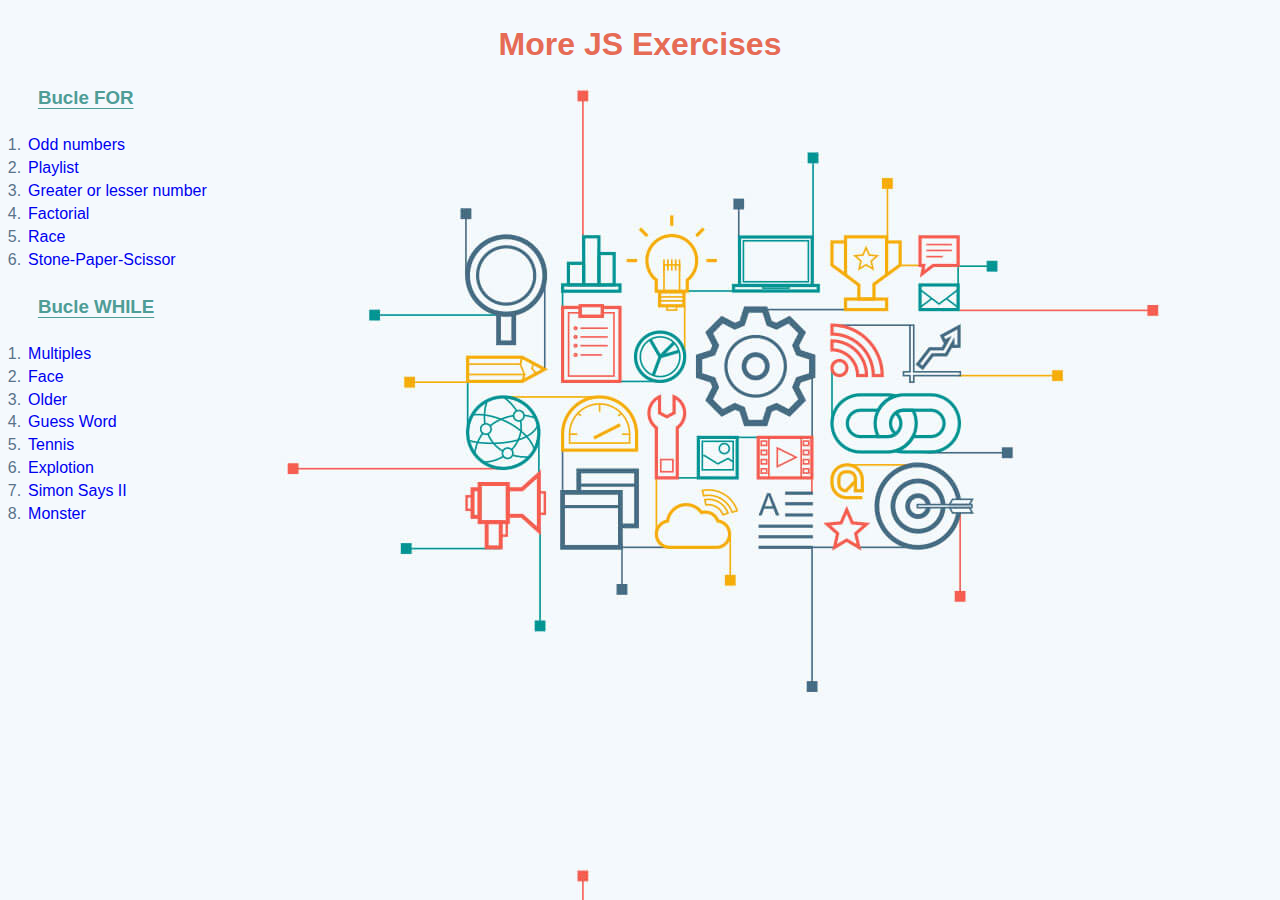
<file: index.html>
<!DOCTYPE html>
<html lang="en">
<head>
    <meta charset="UTF-8">
    <meta http-equiv="X-UA-Compatible" content="IE=edge">
    <meta name="viewport" content="width=device-width, initial-scale=1.0">
    <link rel="stylesheet" href="style.css">
    <title>Document</title>
</head>
<body class="main">
    <h1>More JS Exercises</h1>

<div class="forContainer">
<h3>Bucle FOR</h3>

    <ol>
<li><a href="/htmlFor/oddNumbers.html" target="_blank">Odd numbers</a></li>
<li><a href="/htmlFor/playlist.html" target="_blank">Playlist</a></li>
<li><a href="/htmlFor/greater.html" target="_blank">Greater or lesser number</a></li>
<li><a href="/htmlFor/factorial.html" target="_blank">Factorial</a></li>
<li><a href="/htmlFor/race.html" target="_blank">Race</a></li>
<li><a href="/htmlFor/stone.html" target="_blank">Stone-Paper-Scissor</a></li>
    </ol>

</div>

<div class="forContainer">
    <h3>Bucle WHILE</h3>
        <ol>

    <li><a href="/htmlWhile/multiples.js">Multiples</a></li>
    <li><a href="/htmlWhile/face.html">Face</a></li>
    <li><a href="/htmlWhile/older.html">Older</a></li>
    <li><a href="/htmlWhile/guessWord.html">Guess Word</a></li>
    <li><a href="/htmlWhile/tennis.html">Tennis</a></li>
    <li><a href="/htmlWhile/guessWord.html">Explotion</a></li>
    <li><a href="/htmlWhile/tennis.html">Simon Says II</a></li>
    <li><a href="/htmlWhile/monster.html">Monster</a></li>
        </ol>
    
    </div>

    
</body>
</html>
</file>
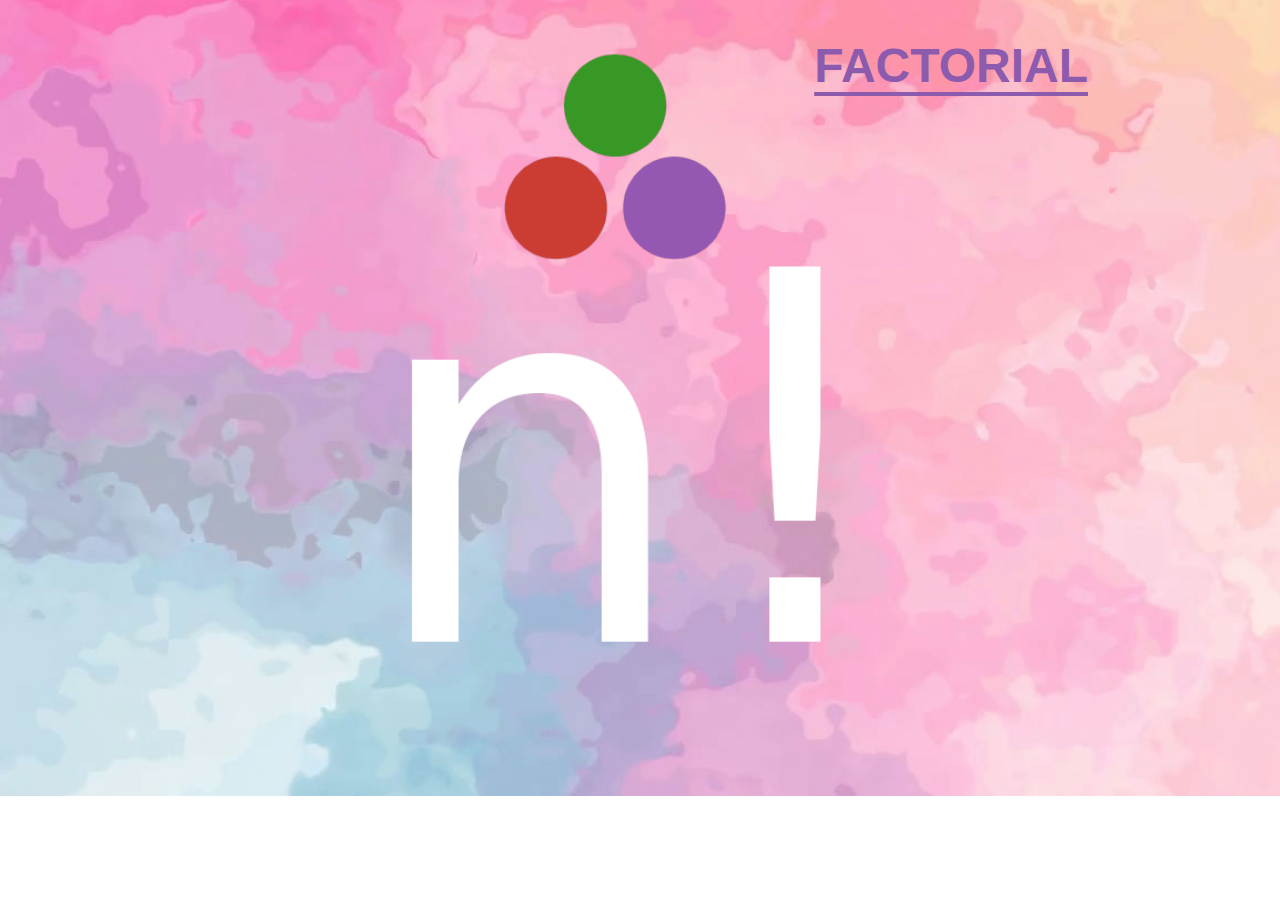
<file: htmlFor/factorial.html>
<!DOCTYPE html>
<html lang="en">
  <head>
    <meta charset="UTF-8" />
    <meta http-equiv="X-UA-Compatible" content="IE=edge" />
    <meta name="viewport" content="width=device-width, initial-scale=1.0" />
    <link rel="stylesheet" href="../style.css" />
    <title>Factorial exercise</title>
  </head>
  <body class="bFor factoBody">
    
      <h2 class="factorialH2">FACTORIAL</h2>
      <p class="factorial" id="factorial"></p>
      <p class="factorial2" id="factorial2"></p>
     
    

    <script src="/jsFor/factorial.js"></script>
  </body>
</html>
</file>
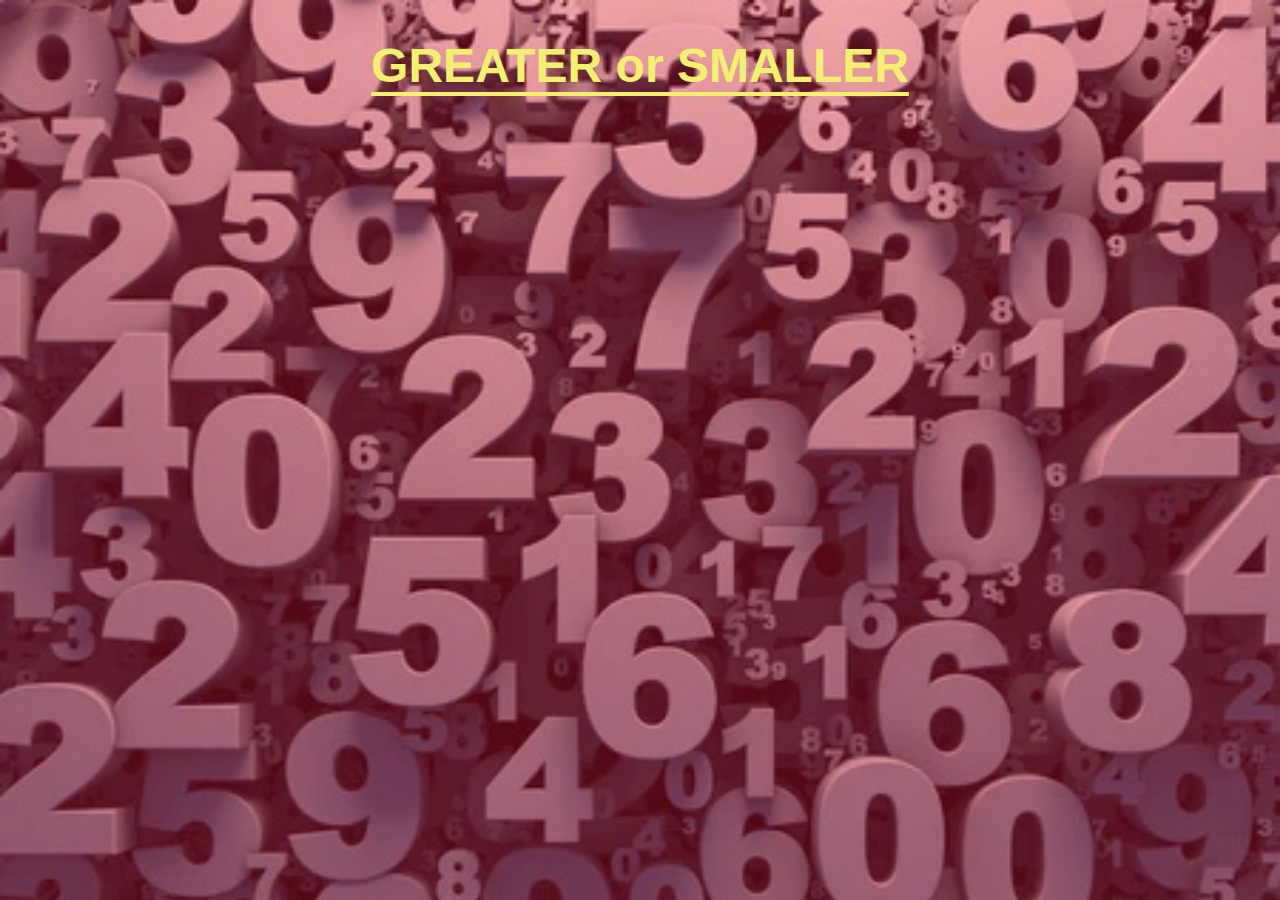
<file: htmlFor/greater.html>
<!DOCTYPE html>
<html lang="en">
  <head>
    <meta charset="UTF-8" />
    <meta http-equiv="X-UA-Compatible" content="IE=edge" />
    <meta name="viewport" content="width=device-width, initial-scale=1.0" />
    <link rel="stylesheet" href="../style.css" />
    <title>Greater exercise</title>
  </head>
  <body class="bFor greaterBody">
    <div class="container containerGreater">
      <h2 class="greaterH2">GREATER or SMALLER</h2>
      <p class="greater" id="greater"></p>
      <p class="greater2" id="greater2"></p>
      <p class="race3" id="race3"></p>
    </div>

    <script src="/jsFor/greater.js"></script>
  </body>
</html>
</file>
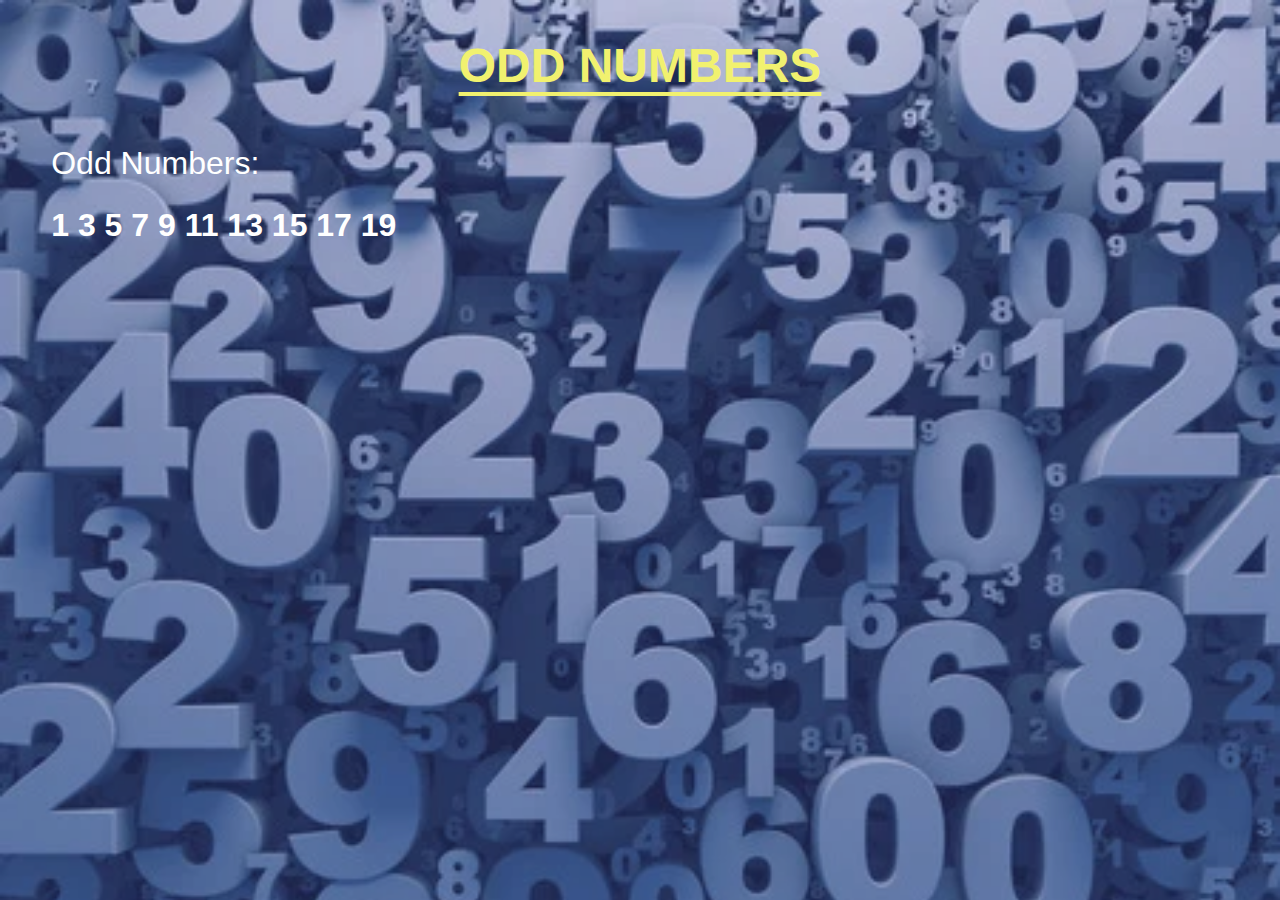
<file: htmlFor/oddNumbers.html>
<!DOCTYPE html>
<html lang="en">
  <head>
    <meta charset="UTF-8" />
    <meta http-equiv="X-UA-Compatible" content="IE=edge" />
    <meta name="viewport" content="width=device-width, initial-scale=1.0" />
    <link rel="stylesheet" href="../style.css" />
    <title>Odd Numbers exercise</title>
  </head>
  <body class="bFor oddBody">
    <div class="container containerOdd">
      <h2 class="oddNum">ODD NUMBERS</h2>
      <p class="odd" id="odd"></p>
      <p class="odd2" id="odd2"></p>
    </div>

    <script src="/jsFor/oddNumbers.js"></script>
  </body>
</html>
</file>
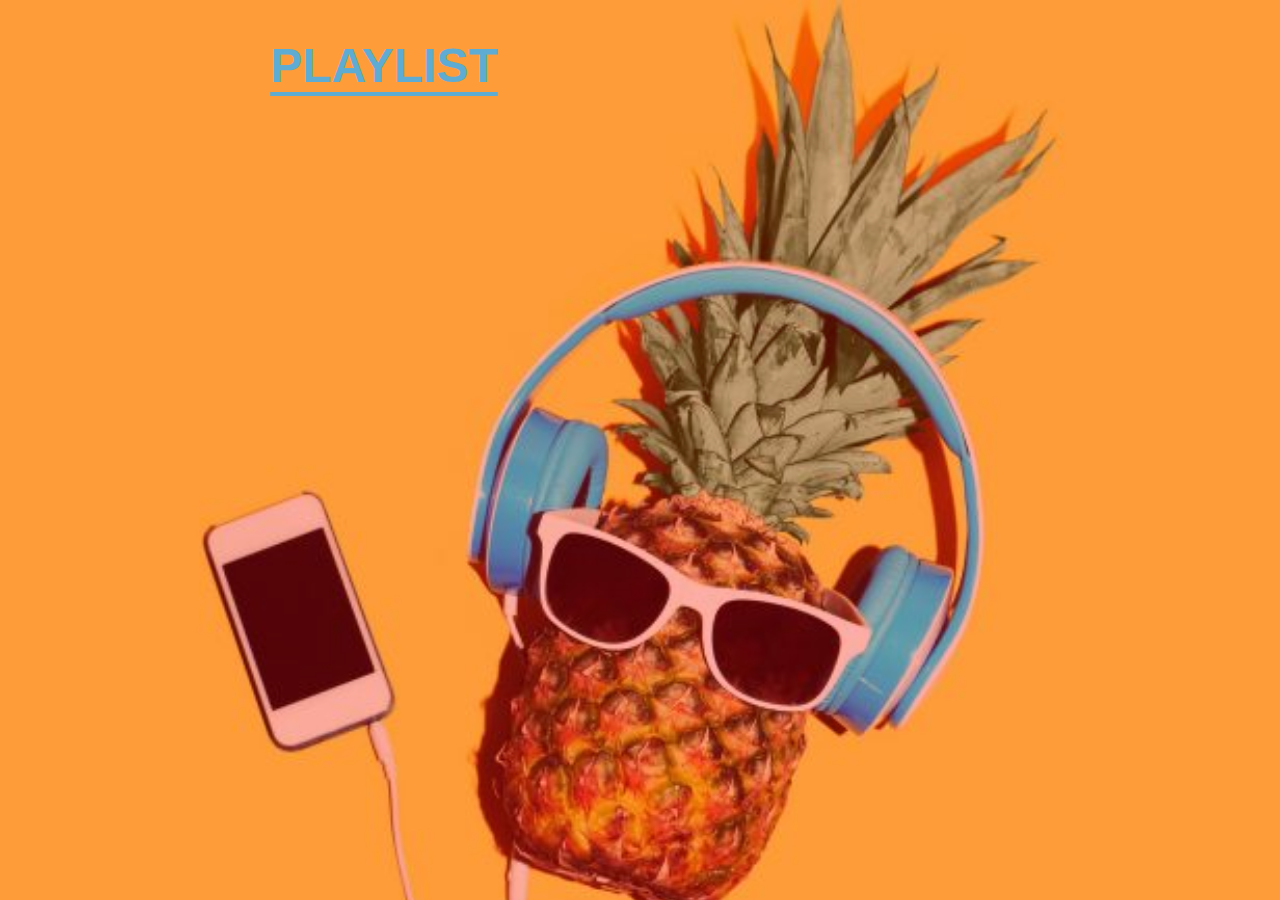
<file: htmlFor/playlist.html>
<!DOCTYPE html>
<html lang="en">
  <head>
    <meta charset="UTF-8" />
    <meta http-equiv="X-UA-Compatible" content="IE=edge" />
    <meta name="viewport" content="width=device-width, initial-scale=1.0" />
    <link rel="stylesheet" href="../style.css" />
    <title>Playlist exercise</title>
  </head>
  <body class="bFor playBody">
    <div class="container containerPlay">
      <h2 class="playlist">PLAYLIST</h2>
      <p class="play" id="play"></p>
      <p class="play2" id="play2"></p>
      <p class="play3" id="play3"></p>
    </div>

    <script src="/jsFor/playlist.js"></script>
  </body>
</html>
</file>
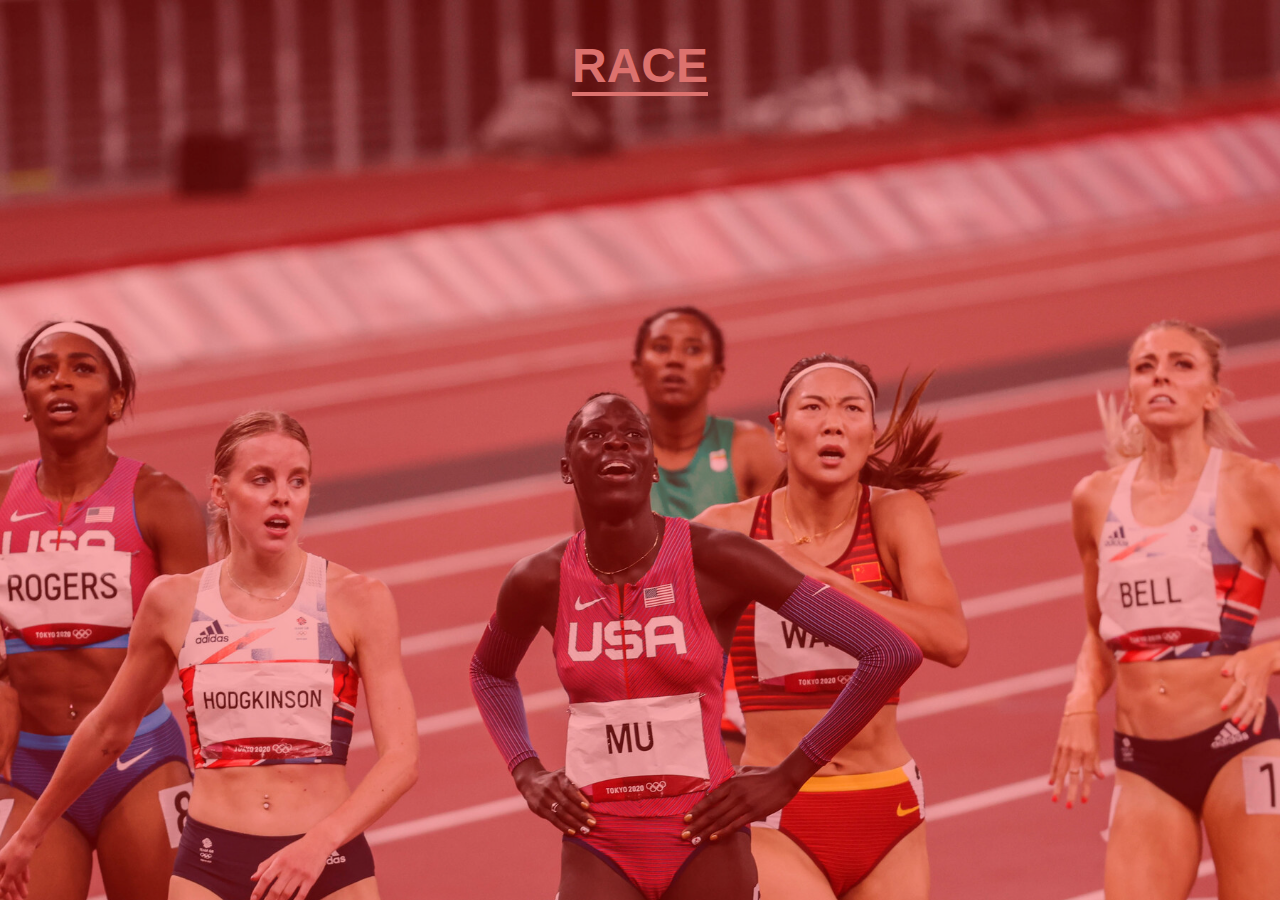
<file: htmlFor/race.html>
<!DOCTYPE html>
<html lang="en">
  <head>
    <meta charset="UTF-8" />
    <meta http-equiv="X-UA-Compatible" content="IE=edge" />
    <meta name="viewport" content="width=device-width, initial-scale=1.0" />
    <link rel="stylesheet" href="../style.css" />
    <title>Race exercise</title>
  </head>
  <body class="bFor raceBody">
    <div class="container">
      <h2>RACE</h2>
      <p class="race" id="race"></p>
      <p class="race2" id="race2"></p>
      <p class="race3" id="race3"></p>
    </div>

    <script src="/jsFor/race.js"></script>
    <script src="/jsFor/raceLuis.js"></script>
    <script src="/jsFor/raceGiuliano.js"></script>
  </body>
</html>
</file>
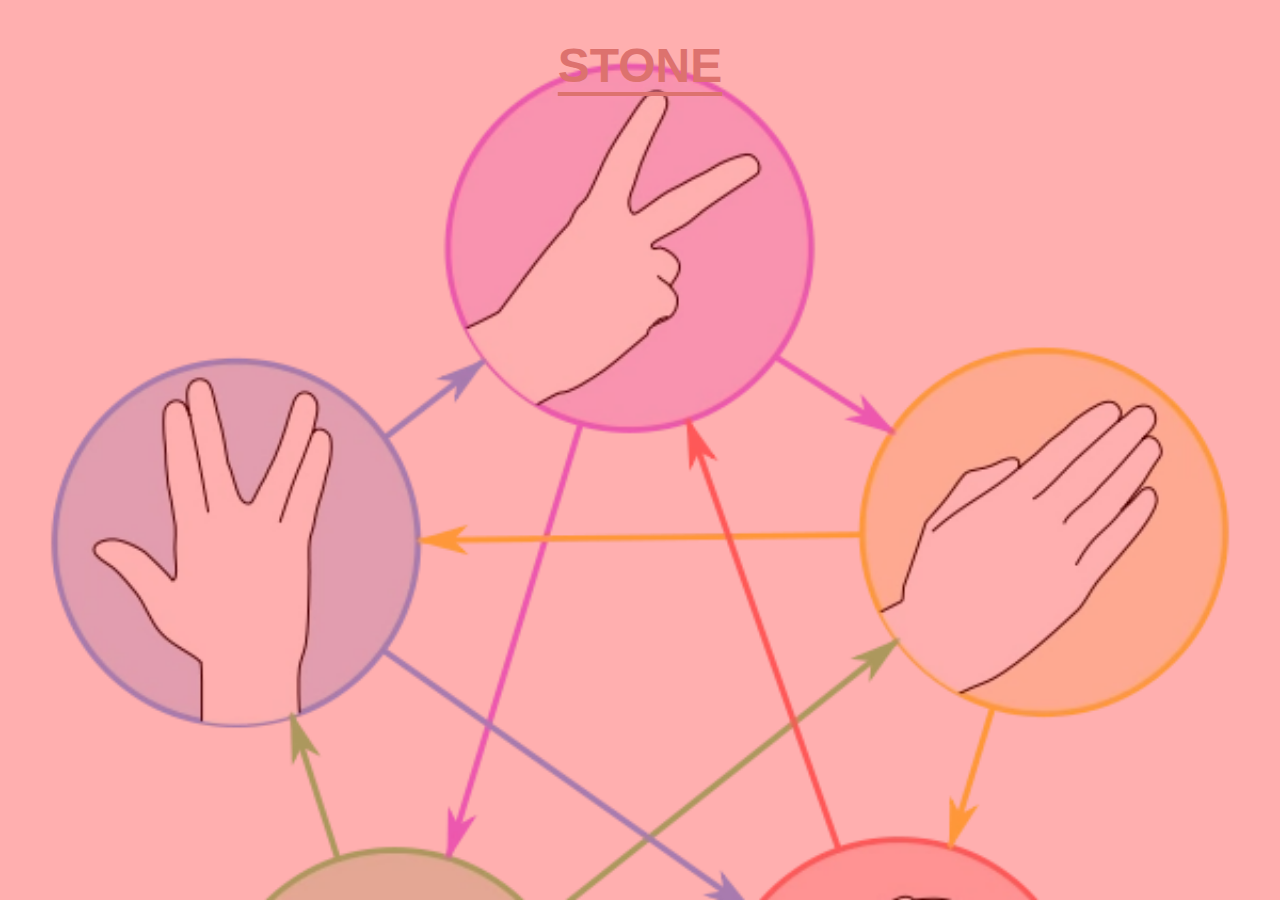
<file: htmlFor/stone.html>
<!DOCTYPE html>
<html lang="en">
  <head>
    <meta charset="UTF-8" />
    <meta http-equiv="X-UA-Compatible" content="IE=edge" />
    <meta name="viewport" content="width=device-width, initial-scale=1.0" />
    <link rel="stylesheet" href="../style.css" />
    <title>Stone exercise</title>
  </head>
  <body class="bFor stoneBody">
    <div class="container">
      <h2>STONE</h2>
      <p class="stone" id="stone"></p>
      <p class="stone2" id="stone2"></p>
      <p class="stone3" id="stone3"></p>
    </div>

    <script src="/jsFor/stone.js"></script>
  </body>
</html>
</file>
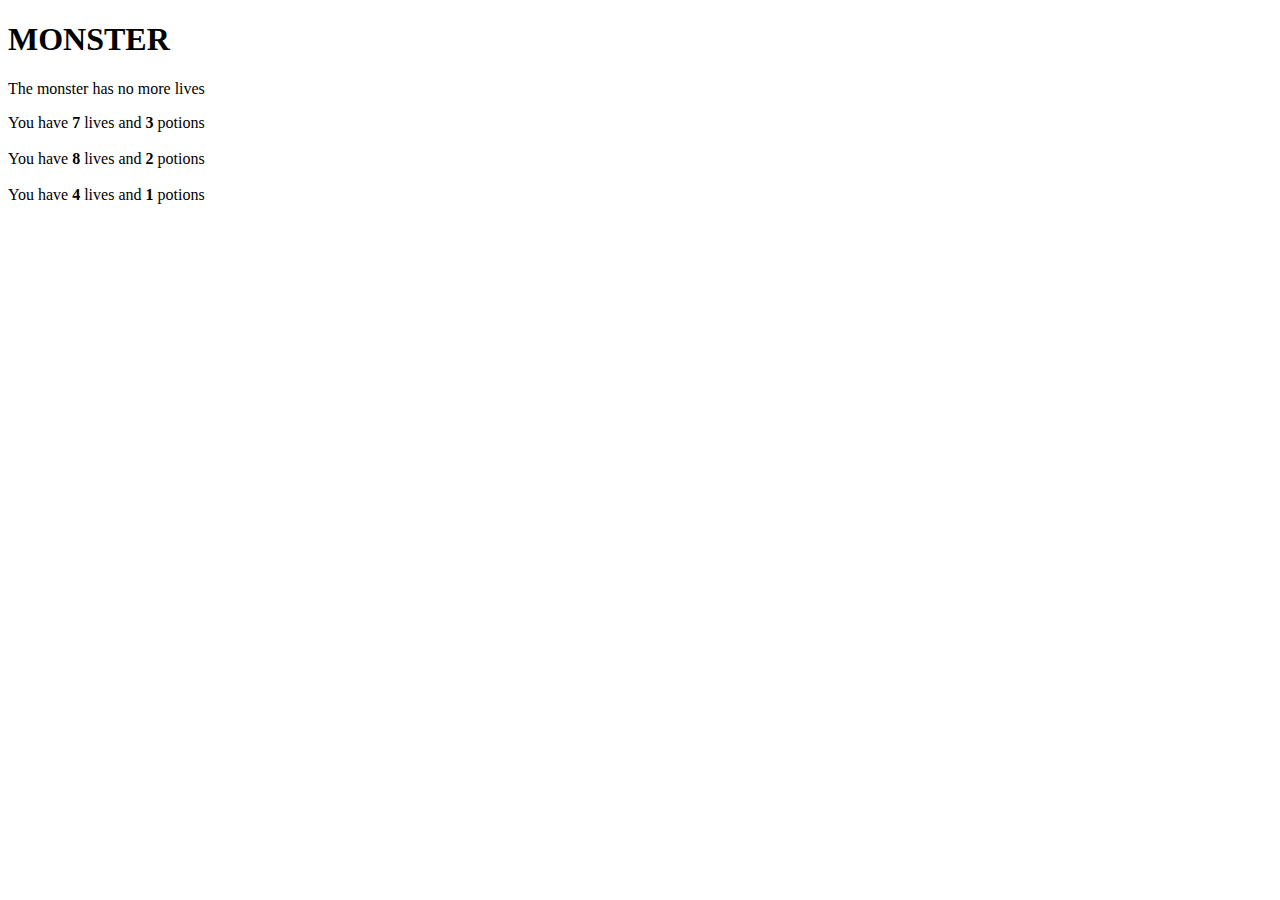
<file: htmlWhile/monster.html>
<!DOCTYPE html>
<html lang="en">
<head>
    <meta charset="UTF-8">
    <meta http-equiv="X-UA-Compatible" content="IE=edge">
    <meta name="viewport" content="width=device-width, initial-scale=1.0">
    <title>Monster</title>
</head>
<body>
    <h1>MONSTER</h1>
    <p class="monsterMessage" id="monsterMessage"></p>
    <p class="potionMessage" id="potionMessage"></p>
    <p class="leaveMessage" id="leaveMessage"></p>

    <script src="/jsWhile/monster.js"></script>
</body>
</html>
</file>
<file: style.css>
* {
  margin: 0;
  padding: 0;
  box-sizing: border-box;
}

/* ==== INDEX ==== */

.main {
    background-image: url(./img/index.jpg);
    padding: 2%;
    font-family: 'Franklin Gothic Medium', 'Arial Narrow', Arial, sans-serif;
}

h1 {
    text-align: center;
    color: rgb(230, 107, 85);
}

.forContainer h3 {
    color: rgb(78, 157,150);
    padding: 2% 1%;
    text-decoration: underline;
    text-underline-offset: 4px;
}

ol>li {
    padding: .2%;
    color: rgb(90, 115, 137);
}

ol>li>a {
    text-decoration: none;
}

ol>li>a:hover {
    color: rgb(194, 77, 64);
}

/* ==== BUCLE FOR ==== */
.bFor {
  background-repeat: no-repeat;
  background-size: cover;
  font-family: "Trebuchet MS", "Lucida Sans Unicode", "Lucida Grande",
    "Lucida Sans", Arial, sans-serif;
}

.container {
  background-color: rgba(255, 0, 0, 0.315);
  width: 100%;
  height: 100vh;
}

h2 {
  color: rgb(221, 114, 110);
  font-size: 3em;
  padding: 3%;
  text-align: center;
  text-decoration: underline;
  text-underline-offset: 0.2em;
}

p {
  color: #fff;
  font-size: 2em;
  padding: 1% 4%;
}

/* ====  ODD ==== */

.oddBody {
  background-image: url(./img/numbers.webp);
}

.oddNum {
  color: rgb(241, 241, 111);
}

.containerOdd {
  background-color: rgba(78, 88, 173, 0.315);
}

/* ====  PLAYLIST ==== */

.playBody {
  background-image: url(./img/playlist.jpg);
  width: 100%;
  height: 100%;
}

.playlist {
  color: rgb(94, 172, 211);
  margin-left: -40%;
}

/* ====  GREATER ==== */

.greaterBody {
  background-image: url(./img/numbers.webp);
}

.greaterH2 {
  color: rgb(241, 241, 111);
}

/* ====  FACTORIAL ==== */

.factoBody {
  background-image: url(./img/factorial.png);
}

.factorialH2 {
  text-align: right;
  color: rgb(141, 91, 173);
  padding-right: 15%;
}

/* ==== RACE  ==== */

.raceBody {
  background-image: url(./img/race.jpeg);
}

/* ==== STONE-PAPER-SCISSOR  ==== */

.stoneBody {
  background-image: url(./img/stone.webp);
}
</file>
